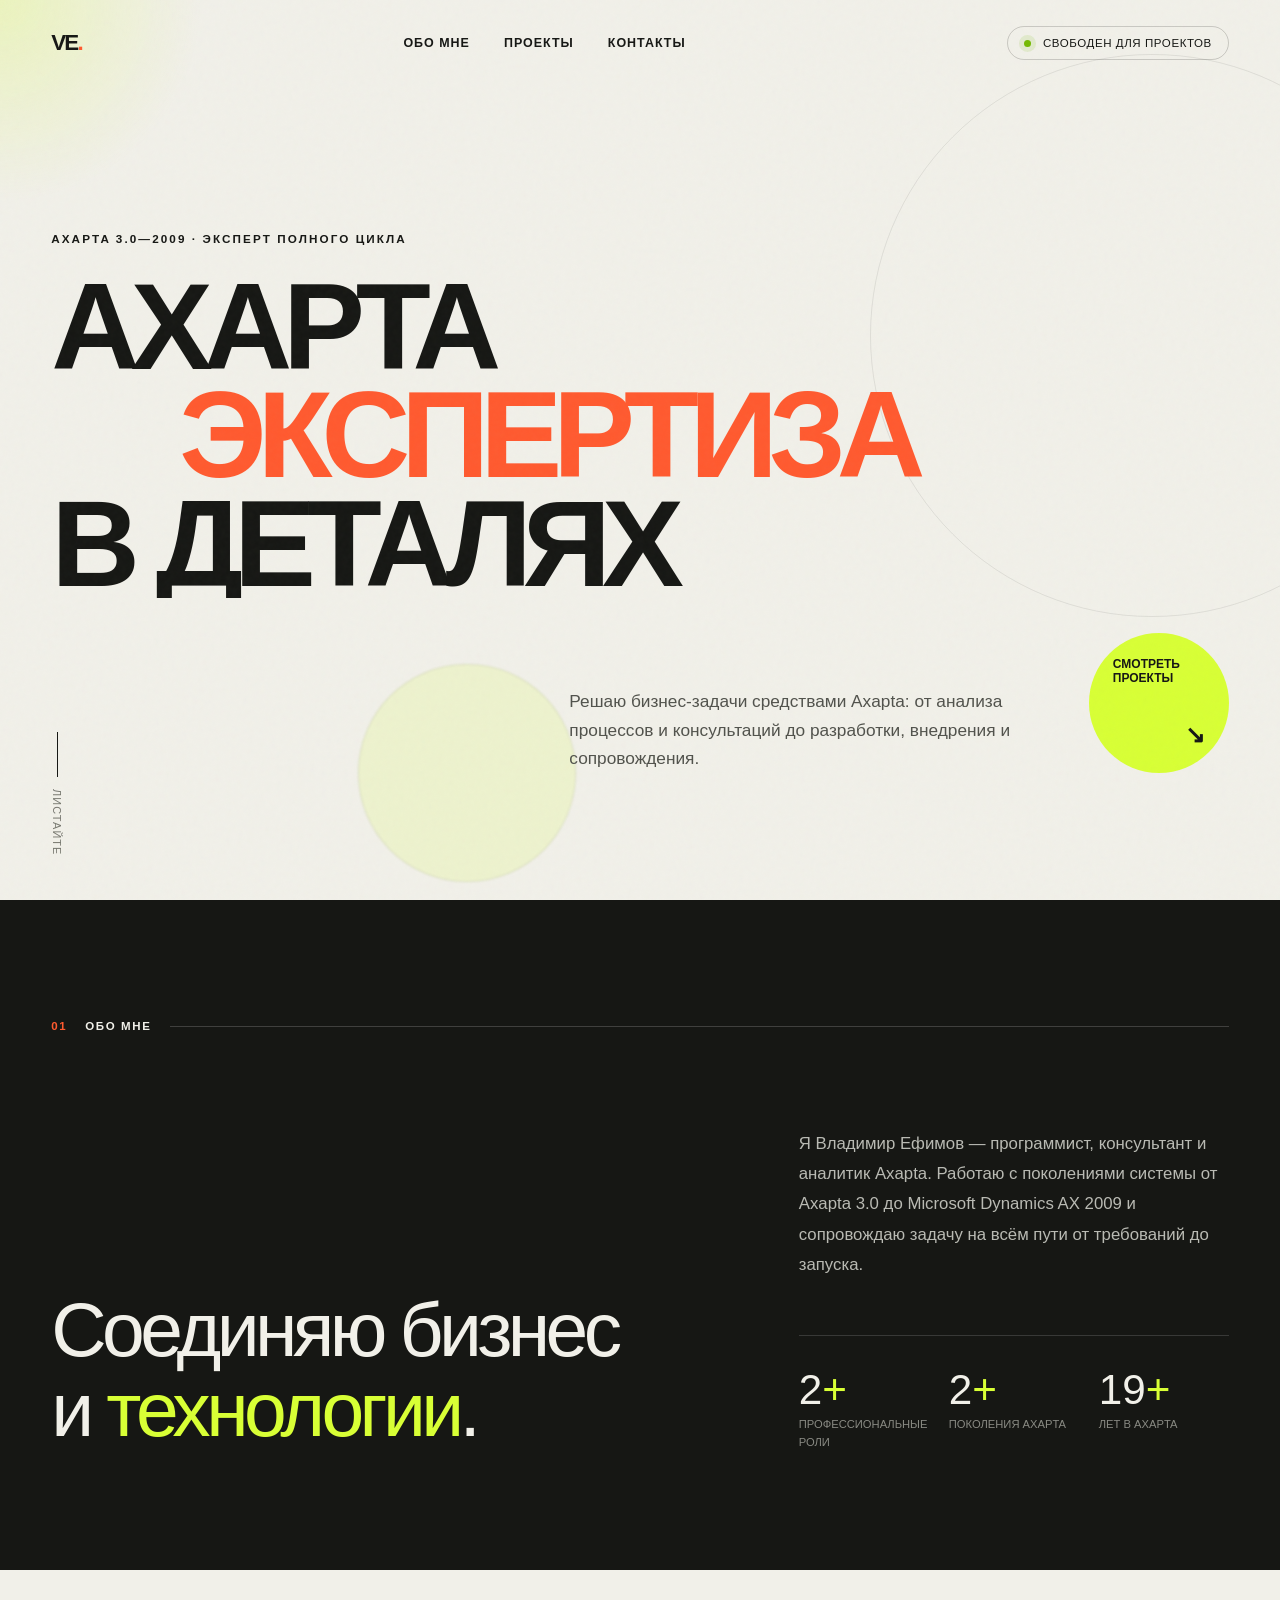
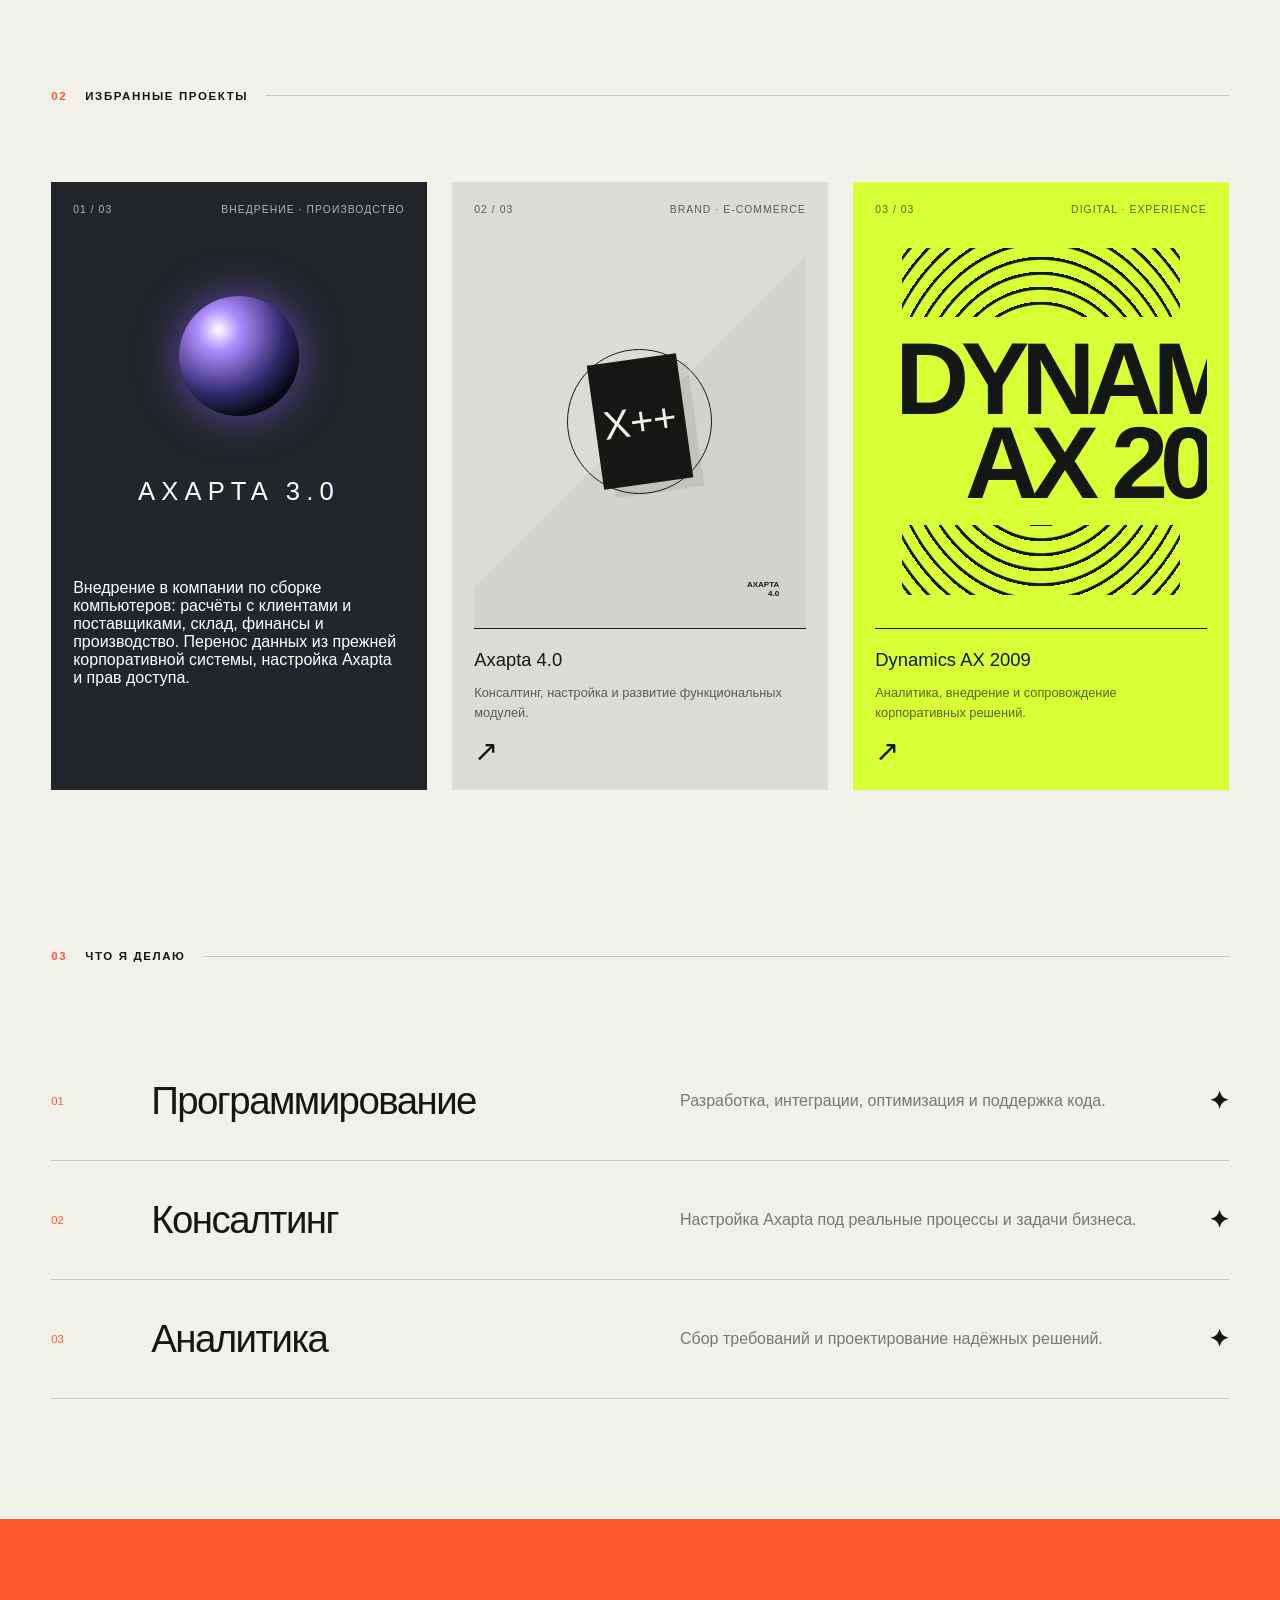
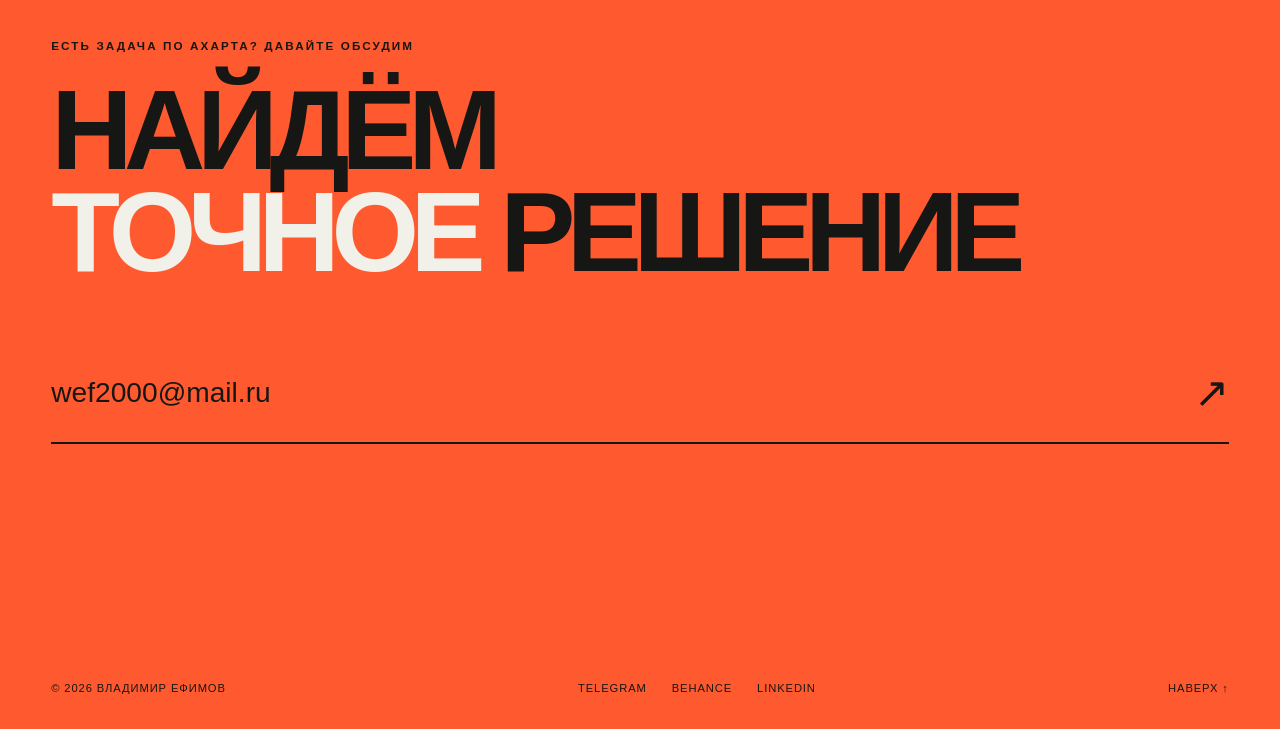
<file: index.html>
<!doctype html>
<html lang="ru">
  <head>
    <meta charset="UTF-8" />
    <meta name="viewport" content="width=device-width, initial-scale=1.0" />
    <meta
      name="description"
      content="Портфолио Владимира Ефимова — программиста, консультанта и аналитика Axapta версий от 3.0 до 2009."
    />
    <title>Владимир Ефимов — эксперт по Axapta</title>
    <link rel="stylesheet" href="styles.css" />
  </head>
  <body>
    <div class="noise" aria-hidden="true"></div>
    <div class="cursor-glow" aria-hidden="true"></div>

    <header class="site-header">
      <a class="logo" href="#top" aria-label="На главную">VE<span>.</span></a>
      <nav class="nav" aria-label="Основная навигация">
        <a href="#about">Обо мне</a>
        <a href="#work">Проекты</a>
        <a href="#contact">Контакты</a>
      </nav>
      <a class="status" href="#contact"><i></i> Свободен для проектов</a>
    </header>

    <main>
      <section class="hero" id="top">
        <div class="hero-orbit orbit-one" aria-hidden="true"></div>
        <div class="hero-orbit orbit-two" aria-hidden="true"></div>
        <p class="eyebrow reveal">Axapta 3.0—2009 · эксперт полного цикла</p>
        <h1 class="hero-title" aria-label="Axapta: разработка, консалтинг, аналитика">
          <span class="title-line"><span>AXAPTA</span></span>
          <span class="title-line accent-line"><span>ЭКСПЕРТИЗА</span></span>
          <span class="title-line"><span>В ДЕТАЛЯХ</span></span>
        </h1>
        <div class="hero-bottom reveal">
          <p>
            Решаю бизнес-задачи средствами Axapta: от анализа процессов и
            консультаций до разработки, внедрения и сопровождения.
          </p>
          <a class="round-link magnetic" href="#work" aria-label="Смотреть проекты">
            <span>Смотреть<br />проекты</span>
            <b>↘</b>
          </a>
        </div>
        <div class="scroll-note" aria-hidden="true"><span></span> Листайте</div>
      </section>

      <section class="about section" id="about">
        <div class="section-label reveal"><span>01</span> Обо мне</div>
        <div class="about-grid">
          <h2 class="reveal">Соединяю бизнес<br />и <em>технологии</em>.</h2>
          <div class="about-copy reveal">
            <p>
              Я Владимир Ефимов — программист, консультант и аналитик Axapta.
              Работаю с поколениями системы от Axapta 3.0 до Microsoft Dynamics
              AX 2009 и сопровождаю задачу на всём пути от требований до запуска.
            </p>
            <div class="stats">
              <div><strong data-count="3">0</strong><span>профессиональные роли</span></div>
              <div><strong data-count="3">0</strong><span>поколения Axapta</span></div>
              <div><strong data-count="20">0</strong><span>лет в Axapta</span></div>
            </div>
          </div>
        </div>
      </section>

      <section class="work section" id="work">
        <div class="section-label reveal"><span>02</span> Избранные проекты</div>
        <div class="projects">
          <a class="project project-dark reveal" href="axapta-3.html" aria-label="Открыть страницу проекта Axapta 3.0">

            <div class="project-top"><span>01 / 03</span><span>Внедрение · Производство</span></div>
            <div class="project-visual visual-aurora" aria-hidden="true">
              <div class="aurora-sphere"></div>
              <p>AXAPTA 3.0</p>
                Внедрение в компании по сборке компьютеров: расчёты с клиентами
                и поставщиками, склад, финансы и производство. Перенос данных из
                прежней корпоративной системы, настройка Axapta и прав доступа.
            </div>
          </a>

          <a class="project project-light reveal" href="axapta-4.html" aria-label="Открыть страницу проекта Axapta 4.0">
            <div class="project-top"><span>02 / 03</span><span>Brand · E-commerce</span></div>
            <div class="project-visual visual-mono" aria-hidden="true">
              <div class="mono-card">X++</div>
              <div class="mono-ring"></div>
              <p>AXAPTA<br />4.0</p>
            </div>
            <div class="project-info">
              <h3>Axapta 4.0</h3>
              <p>Консалтинг, настройка и развитие функциональных модулей.</p>
              <span class="project-arrow" aria-hidden="true">↗</span>
            </div>
          </a>

          <a class="project project-acid reveal" href="dynamics-ax-2009.html" aria-label="Открыть страницу проекта Dynamics AX 2009">
            <div class="project-top"><span>03 / 03</span><span>Digital · Experience</span></div>
            <div class="project-visual visual-pulse" aria-hidden="true">
              <div class="pulse-lines"></div>
              <p>DYNAMICS<br />AX 2009</p>
            </div>
            <div class="project-info">
              <h3>Dynamics AX 2009</h3>
              <p>Аналитика, внедрение и сопровождение корпоративных решений.</p>
              <span class="project-arrow" aria-hidden="true">↗</span>
            </div>
          </a>
        </div>
      </section>

      <section class="services section">
        <div class="section-label reveal"><span>03</span> Что я делаю</div>
        <div class="service-list">
          <div class="service reveal"><span>01</span><h3>Программирование</h3><p>Разработка, интеграции, оптимизация и поддержка кода.</p><b>✦</b></div>
          <div class="service reveal"><span>02</span><h3>Консалтинг</h3><p>Настройка Axapta под реальные процессы и задачи бизнеса.</p><b>✦</b></div>
          <div class="service reveal"><span>03</span><h3>Аналитика</h3><p>Сбор требований и проектирование надёжных решений.</p><b>✦</b></div>

        </div>
      </section>

      <section class="contact section" id="contact">
        <p class="eyebrow reveal">Есть задача по Axapta? Давайте обсудим</p>
        <h2 class="reveal">НАЙДЁМ<br /><em>ТОЧНОЕ</em> РЕШЕНИЕ</h2>
        <a class="contact-link magnetic reveal" href="mailto:wef2000@mail.ru">
          wef2000@mail.ru <span>↗</span>
        </a>
        <footer>
          <span>© 2026 Владимир Ефимов</span>
          <div><a href="#">Telegram</a><a href="#">Behance</a><a href="#">LinkedIn</a></div>
          <a href="#top">Наверх ↑</a>
        </footer>
      </section>
    </main>

    <script src="script.js"></script>
  </body>
</html>
</file>
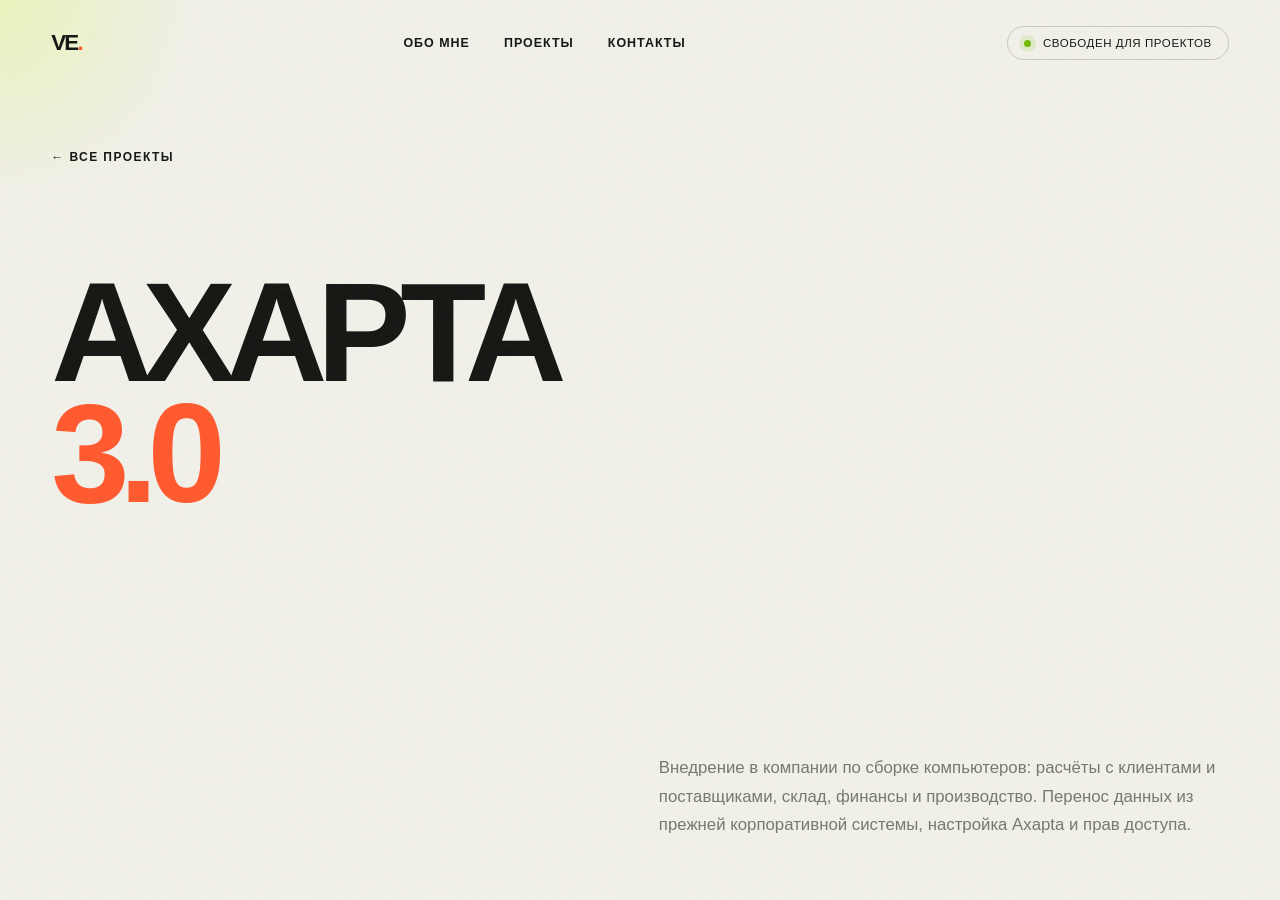
<file: axapta-3.html>
<!doctype html>
<html lang="ru">
  <head>
    <meta charset="UTF-8" />
    <meta name="viewport" content="width=device-width, initial-scale=1.0" />
    <meta name="description" content="Проект Axapta 3.0 в портфолио Владимира Ефимова." />
    <title>Axapta 3.0 — проект Владимира Ефимова</title>
    <link rel="stylesheet" href="styles.css" />
  </head>
  <body>
    <div class="noise" aria-hidden="true"></div>
    <div class="cursor-glow" aria-hidden="true"></div>

    <header class="site-header">
      <a class="logo" href="index.html" aria-label="На главную">VE<span>.</span></a>
      <nav class="nav" aria-label="Основная навигация">
        <a href="index.html#about">Обо мне</a>
        <a href="index.html#work">Проекты</a>
        <a href="index.html#contact">Контакты</a>
      </nav>
      <a class="status" href="index.html#contact"><i></i> Свободен для проектов</a>
    </header>

    <main class="detail-page">
      <a class="detail-back" href="index.html#work">← Все проекты</a>
      <h1>AXAPTA<span>3.0</span></h1>
      <p class="detail-placeholder">
        Внедрение в компании по сборке компьютеров: расчёты с клиентами
        и поставщиками, склад, финансы и производство. Перенос данных из
        прежней корпоративной системы, настройка Axapta и прав доступа.
      </p>
    </main>

    <script src="script.js"></script>
  </body>
</html>
</file>
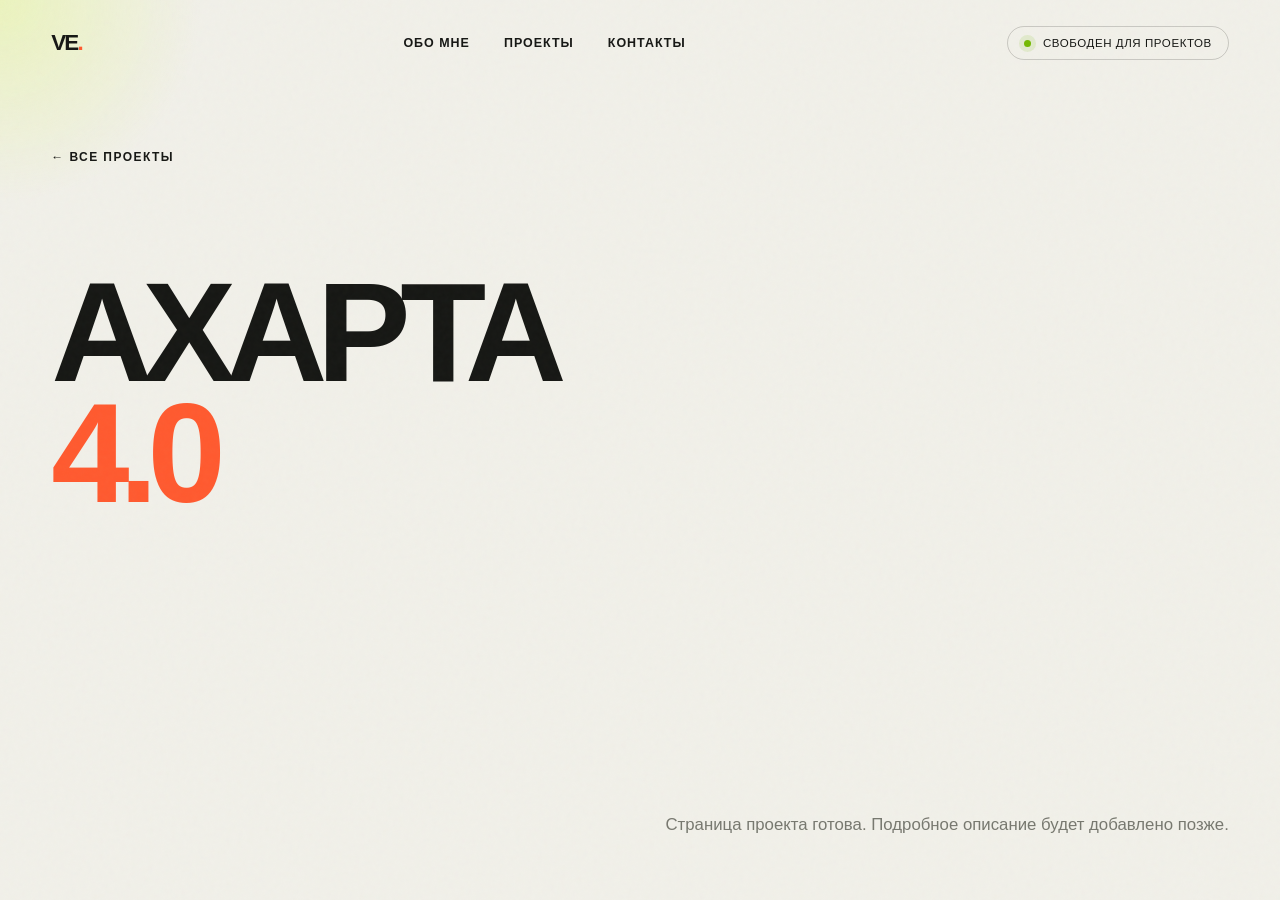
<file: axapta-4.html>
<!doctype html>
<html lang="ru">
  <head>
    <meta charset="UTF-8" />
    <meta name="viewport" content="width=device-width, initial-scale=1.0" />
    <meta name="description" content="Проект Axapta 4.0 в портфолио Владимира Ефимова." />
    <title>Axapta 4.0 — проект Владимира Ефимова</title>
    <link rel="stylesheet" href="styles.css" />
  </head>
  <body>
    <div class="noise" aria-hidden="true"></div>
    <div class="cursor-glow" aria-hidden="true"></div>

    <header class="site-header">
      <a class="logo" href="index.html" aria-label="На главную">VE<span>.</span></a>
      <nav class="nav" aria-label="Основная навигация">
        <a href="index.html#about">Обо мне</a>
        <a href="index.html#work">Проекты</a>
        <a href="index.html#contact">Контакты</a>
      </nav>
      <a class="status" href="index.html#contact"><i></i> Свободен для проектов</a>
    </header>

    <main class="detail-page">
      <a class="detail-back" href="index.html#work">← Все проекты</a>
      <h1>AXAPTA<span>4.0</span></h1>
      <p class="detail-placeholder">
        Страница проекта готова. Подробное описание будет добавлено позже.
      </p>
    </main>

    <script src="script.js"></script>
  </body>
</html>
</file>
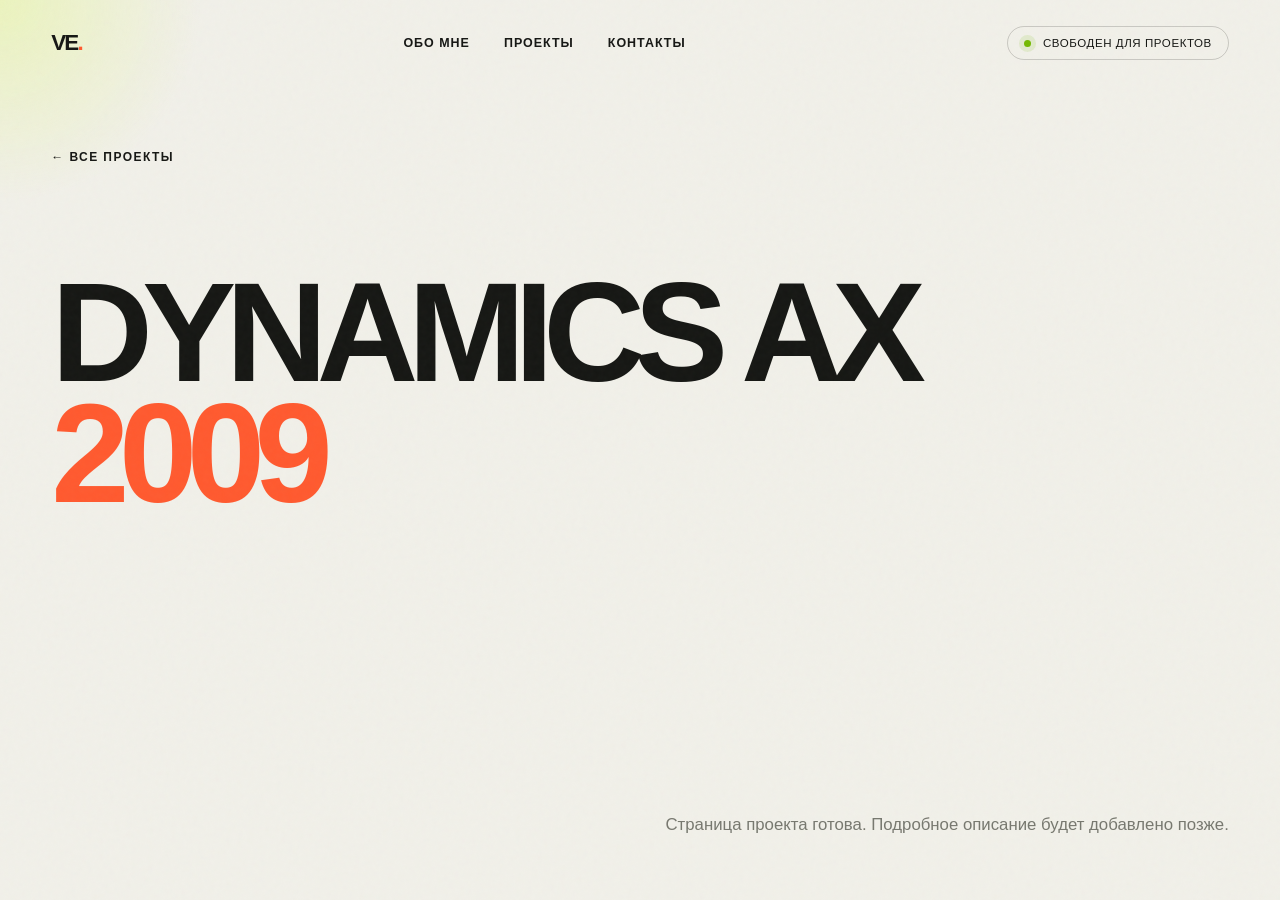
<file: dynamics-ax-2009.html>
<!doctype html>
<html lang="ru">
  <head>
    <meta charset="UTF-8" />
    <meta name="viewport" content="width=device-width, initial-scale=1.0" />
    <meta name="description" content="Проект Dynamics AX 2009 в портфолио Владимира Ефимова." />
    <title>Dynamics AX 2009 — проект Владимира Ефимова</title>
    <link rel="stylesheet" href="styles.css" />
  </head>
  <body>
    <div class="noise" aria-hidden="true"></div>
    <div class="cursor-glow" aria-hidden="true"></div>

    <header class="site-header">
      <a class="logo" href="index.html" aria-label="На главную">VE<span>.</span></a>
      <nav class="nav" aria-label="Основная навигация">
        <a href="index.html#about">Обо мне</a>
        <a href="index.html#work">Проекты</a>
        <a href="index.html#contact">Контакты</a>
      </nav>
      <a class="status" href="index.html#contact"><i></i> Свободен для проектов</a>
    </header>

    <main class="detail-page">
      <a class="detail-back" href="index.html#work">← Все проекты</a>
      <h1>DYNAMICS AX<span>2009</span></h1>
      <p class="detail-placeholder">
        Страница проекта готова. Подробное описание будет добавлено позже.
      </p>
    </main>

    <script src="script.js"></script>
  </body>
</html>
</file>
<file: styles.css>
:root {
  --ink: #161714;
  --paper: #f1f0e9;
  --muted: #77786f;
  --acid: #d8ff35;
  --orange: #ff5a2f;
  --line: rgba(22, 23, 20, 0.18);
}

* { box-sizing: border-box; }
html { scroll-behavior: smooth; overflow-x: hidden; }
body {
  margin: 0;
  background: var(--paper);
  color: var(--ink);
  font-family: Arial, Helvetica, sans-serif;
  overflow-x: hidden;
}

a { color: inherit; text-decoration: none; }
.noise {
  position: fixed; inset: 0; z-index: 20; pointer-events: none; opacity: .05;
  background-image: url("data:image/svg+xml,%3Csvg viewBox='0 0 180 180' xmlns='http://www.w3.org/2000/svg'%3E%3Cfilter id='n'%3E%3CfeTurbulence type='fractalNoise' baseFrequency='.9' numOctaves='4' stitchTiles='stitch'/%3E%3C/filter%3E%3Crect width='100%25' height='100%25' filter='url(%23n)' opacity='.55'/%3E%3C/svg%3E");
}
.cursor-glow {
  position: fixed; width: 420px; height: 420px; border-radius: 50%; z-index: -1;
  background: radial-gradient(circle, rgba(216,255,53,.24), transparent 68%);
  transform: translate(-50%, -50%); pointer-events: none; transition: opacity .3s;
}

.site-header {
  position: absolute; z-index: 10; top: 0; left: 0; width: 100%; padding: 26px 4vw;
  display: flex; justify-content: space-between; align-items: center;
}
.logo { font: 600 1.4rem "Arial Black", Arial, sans-serif; letter-spacing: -.08em; }
.logo span { color: var(--orange); }
.nav { display: flex; gap: 34px; font-size: .78rem; font-weight: 600; text-transform: uppercase; letter-spacing: .08em; }
.nav a { position: relative; }
.nav a::after { content: ""; position: absolute; left: 0; bottom: -5px; width: 100%; height: 1px; background: currentColor; transform: scaleX(0); transform-origin: right; transition: transform .35s; }
.nav a:hover::after { transform: scaleX(1); transform-origin: left; }
.status { padding: 10px 16px; border: 1px solid var(--line); border-radius: 100px; font-size: .72rem; text-transform: uppercase; letter-spacing: .05em; }
.status i { display: inline-block; width: 7px; height: 7px; margin-right: 8px; border-radius: 50%; background: #74b900; box-shadow: 0 0 0 5px rgba(116,185,0,.12); animation: blink 2s infinite; }

.hero { min-height: 100vh; padding: 155px 4vw 50px; display: flex; flex-direction: column; justify-content: center; position: relative; isolation: isolate; }
.eyebrow { margin: 0 0 28px; font-size: .73rem; font-weight: 700; text-transform: uppercase; letter-spacing: .18em; }
.hero-title { margin: 0; font: 600 clamp(3.6rem, 9.6vw, 10rem)/.88 "Arial Black", Arial, sans-serif; letter-spacing: -.075em; }
.title-line { display: block; overflow: hidden; }
.title-line > span { display: block; animation: titleIn 1s cubic-bezier(.16,1,.3,1) both; }
.title-line:nth-child(2) > span { animation-delay: .12s; }
.title-line:nth-child(3) > span { animation-delay: .24s; }
.accent-line { color: var(--orange); padding-left: 10vw; }
.hero-bottom { display: grid; grid-template-columns: 1fr auto; align-items: end; margin-top: 35px; padding-left: 44%; }
.hero-bottom > p { max-width: 460px; margin: 0; font-size: clamp(.95rem, 1.35vw, 1.25rem); line-height: 1.65; color: #51524c; }
.round-link { width: 140px; height: 140px; margin-left: 40px; padding: 24px; display: flex; flex-direction: column; justify-content: space-between; background: var(--acid); border-radius: 50%; font-size: .75rem; font-weight: 700; text-transform: uppercase; transition: transform .3s, border-radius .4s; }
.round-link:hover { border-radius: 35%; transform: rotate(-8deg); }
.round-link b { align-self: flex-end; font-size: 1.5rem; }
.scroll-note { position: absolute; left: 4vw; bottom: 45px; display: flex; align-items: center; gap: 12px; color: var(--muted); font-size: .68rem; text-transform: uppercase; letter-spacing: .1em; writing-mode: vertical-rl; }
.scroll-note span { width: 1px; height: 45px; background: var(--ink); animation: scrollLine 2s infinite; }
.hero-orbit { position: absolute; z-index: -1; border: 1px solid rgba(22,23,20,.08); border-radius: 50%; }
.orbit-one { width: 44vw; height: 44vw; right: -12vw; top: 6vh; animation: float 8s ease-in-out infinite; }
.orbit-two { width: 17vw; height: 17vw; left: 28vw; bottom: 2vh; background: rgba(216,255,53,.15); filter: blur(1px); animation: float 6s ease-in-out infinite reverse; }

.section { padding: 120px 4vw; }
.section-label { display: flex; gap: 18px; align-items: center; margin-bottom: 80px; font-size: .72rem; font-weight: 700; text-transform: uppercase; letter-spacing: .14em; }
.section-label::after { content: ""; height: 1px; flex: 1; background: var(--line); }
.section-label span { color: var(--orange); }
.about { background: var(--ink); color: var(--paper); }
.about .section-label::after { background: rgba(255,255,255,.18); }
.about-grid { display: grid; grid-template-columns: 1.2fr .8fr; gap: 8vw; align-items: end; }
.about h2 { margin: 0; font: 500 clamp(2.8rem, 6vw, 6.5rem)/1.05 "Arial Black", Arial, sans-serif; letter-spacing: -.06em; }
.about h2 em, .contact h2 em { color: var(--acid); font-style: normal; }
.about-copy > p { color: #b9bab3; font-size: 1.05rem; line-height: 1.8; }
.stats { display: grid; grid-template-columns: repeat(3, 1fr); gap: 20px; margin-top: 55px; padding-top: 30px; border-top: 1px solid rgba(255,255,255,.15); }
.stats strong { display: block; font: 500 clamp(2rem, 3.3vw, 3.4rem) "Arial Black", Arial, sans-serif; }
.stats strong::after { content: "+"; color: var(--acid); }
.stats span { color: #898a83; font-size: .7rem; text-transform: uppercase; }

.projects { display: grid; grid-template-columns: repeat(3, minmax(0, 1fr)); gap: 2vw; align-items: stretch; }
.project { padding: 22px; min-height: 600px; display: flex; flex-direction: column; transition: transform .5s cubic-bezier(.2,.8,.2,1); }
.project:hover { transform: translateY(-12px); }
.project-dark { background: #22262b; color: white; }
.project-light { background: #dddcd4; }
.project-acid { background: var(--acid); }
.project-top { display: flex; justify-content: space-between; font-size: .65rem; text-transform: uppercase; letter-spacing: .1em; opacity: .65; }
.project-visual { flex: 1; min-height: 330px; position: relative; display: grid; place-items: center; overflow: hidden; }
.visual-aurora { perspective: 700px; }
.aurora-sphere { width: 120px; height: 120px; border-radius: 50%; background: radial-gradient(circle at 33% 28%, #fff, #ad8cff 18%, #30296c 55%, #080b13 75%); box-shadow: 0 0 40px #6047a7; animation: sphere 7s ease-in-out infinite; }
.visual-aurora p { position: absolute; font: 500 clamp(1rem, 2vw, 2rem) "Arial Black", Arial, sans-serif; letter-spacing: .24em; mix-blend-mode: difference; }
.visual-mono { background: linear-gradient(135deg, transparent 50%, rgba(0,0,0,.04) 50%); }
.mono-card { width: 90px; height: 125px; display: grid; place-items: center; background: var(--ink); color: var(--paper); font: 500 2.5rem "Arial Black", Arial, sans-serif; transform: rotate(-8deg); box-shadow: 10px 10px 0 rgba(0,0,0,.08); transition: transform .6s; }
.project:hover .mono-card { transform: rotate(3deg) scale(1.05); }
.mono-ring { position: absolute; width: 145px; height: 145px; border: 1px solid var(--ink); border-radius: 50%; }
.visual-mono p { position: absolute; right: 8%; bottom: 5%; font: 600 .5rem/1.2 "Arial Black", Arial, sans-serif; text-align: right; }
.pulse-lines { position: absolute; inset: 8%; background: repeating-radial-gradient(ellipse at center, transparent 0 9px, var(--ink) 10px 12px); animation: pulse 5s linear infinite; }
.visual-pulse p { position: relative; z-index: 1; padding: 20px; background: var(--acid); font: 600 clamp(3rem, 8vw, 8rem)/.82 "Arial Black", Arial, sans-serif; letter-spacing: -.08em; text-align: center; }
.project-info { display: grid; grid-template-columns: 1fr auto; gap: 12px 25px; align-items: end; padding-top: 20px; border-top: 1px solid currentColor; }
.project-info h3 { margin: 0; font: 500 1.15rem "Arial Black", Arial, sans-serif; }
.project-info p { grid-column: 1 / -1; max-width: 320px; margin: 0; font-size: .8rem; line-height: 1.55; opacity: .65; }
.project-arrow { font-size: 1.8rem; transition: transform .3s; }
.project:hover .project-arrow { transform: rotate(45deg); }

.detail-page { min-height: 100vh; padding: 150px 4vw 60px; display: flex; flex-direction: column; }
.detail-back { align-self: flex-start; margin-bottom: 12vh; font-size: .75rem; font-weight: 700; text-transform: uppercase; letter-spacing: .12em; }
.detail-back:hover { color: var(--orange); }
.detail-page h1 { max-width: 1100px; margin: 0; font: 600 clamp(4rem, 11vw, 11rem)/.86 "Arial Black", Arial, sans-serif; letter-spacing: -.075em; }
.detail-page h1 span { display: block; color: var(--orange); }
.detail-placeholder { max-width: 570px; margin: auto 0 0 auto; padding-top: 80px; color: var(--muted); font-size: 1.05rem; line-height: 1.7; }

.services { padding-top: 40px; }
.service { display: grid; grid-template-columns: 70px 1fr 1fr auto; gap: 30px; align-items: center; padding: 34px 0; border-bottom: 1px solid var(--line); }
.service > span { color: var(--orange); font-size: .7rem; }
.service h3 { margin: 0; font: 500 clamp(1.5rem, 3vw, 3rem) "Arial Black", Arial, sans-serif; letter-spacing: -.04em; }
.service p { color: var(--muted); }
.service b { font-size: 1.5rem; transition: transform .5s; }
.service:hover b { transform: rotate(180deg) scale(1.3); color: var(--orange); }

.contact { min-height: 90vh; padding-bottom: 35px; display: flex; flex-direction: column; justify-content: center; background: var(--orange); color: var(--ink); }
.contact h2 { margin: 0 0 60px; font: 600 clamp(3rem, 8.8vw, 9rem)/.9 "Arial Black", Arial, sans-serif; letter-spacing: -.075em; }
.contact h2 em { color: var(--paper); }
.contact-link { display: flex; justify-content: space-between; align-items: center; padding: 25px 0; border-bottom: 2px solid var(--ink); font-size: clamp(1.1rem, 2.2vw, 2.2rem); }
.contact-link span { font-size: 1.5em; transition: transform .3s; }
.contact-link:hover span { transform: rotate(45deg); }
footer { display: flex; justify-content: space-between; gap: 30px; margin-top: auto; padding-top: 90px; font-size: .7rem; text-transform: uppercase; letter-spacing: .08em; }
footer div { display: flex; gap: 25px; }

.reveal { opacity: 0; transform: translateY(35px); transition: opacity .8s ease, transform .8s cubic-bezier(.16,1,.3,1); }
.reveal.visible { opacity: 1; transform: translateY(0); }

@keyframes titleIn { from { transform: translateY(110%); } to { transform: translateY(0); } }
@keyframes blink { 50% { opacity: .4; } }
@keyframes scrollLine { 0% { transform: scaleY(0); transform-origin: top; } 45% { transform: scaleY(1); transform-origin: top; } 55% { transform: scaleY(1); transform-origin: bottom; } 100% { transform: scaleY(0); transform-origin: bottom; } }
@keyframes float { 50% { transform: translateY(30px) rotate(8deg); } }
@keyframes sphere { 50% { transform: rotateY(30deg) translateY(-18px); filter: hue-rotate(40deg); } }
@keyframes pulse { 50% { transform: scale(.86) rotate(4deg); } }

@media (max-width: 820px) {
  .site-header { padding-top: 20px; }
  .nav { display: none; }
  .status { font-size: .58rem; }
  .hero { padding-top: 130px; min-height: 780px; }
  .hero-title { font-size: clamp(3.15rem, 14vw, 6rem); }
  .accent-line { padding-left: 0; }
  .hero-bottom { padding-left: 15%; grid-template-columns: 1fr; }
  .round-link { width: 110px; height: 110px; margin: 30px 0 0 auto; padding: 18px; }
  .scroll-note { display: none; }
  .section { padding: 85px 5vw; }
  .section-label { margin-bottom: 50px; }
  .about-grid, .projects { grid-template-columns: 1fr; }
  .about-copy { margin-top: 40px; }
  .project { min-height: 560px; }
  .project-info { grid-template-columns: 1fr auto; }
  .project-info p { display: none; }
  .service { grid-template-columns: 40px 1fr auto; gap: 15px; }
  .service p { display: none; }
  footer { flex-direction: column; }
}

@media (prefers-reduced-motion: reduce) {
  *, *::before, *::after { animation-duration: .01ms !important; animation-iteration-count: 1 !important; scroll-behavior: auto !important; }
  .reveal { opacity: 1; transform: none; }
  .cursor-glow { display: none; }
}
</file>
